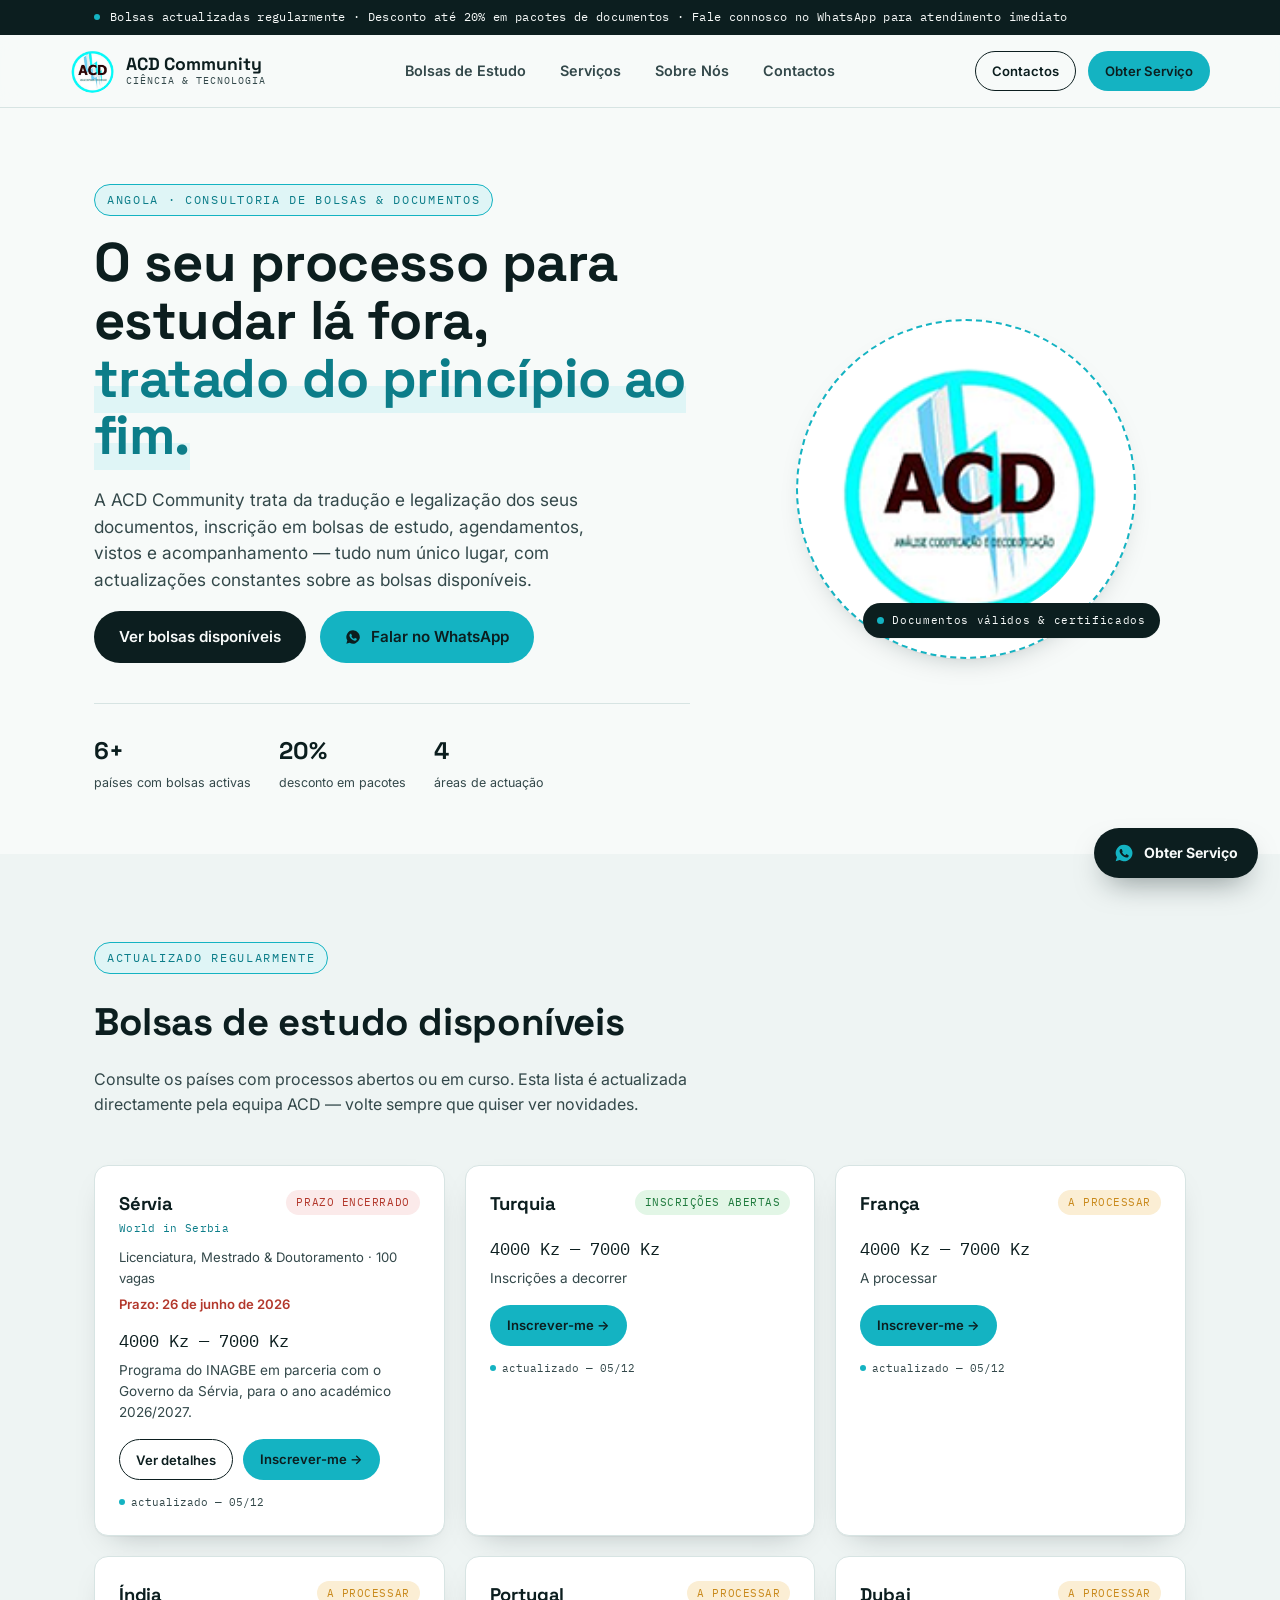
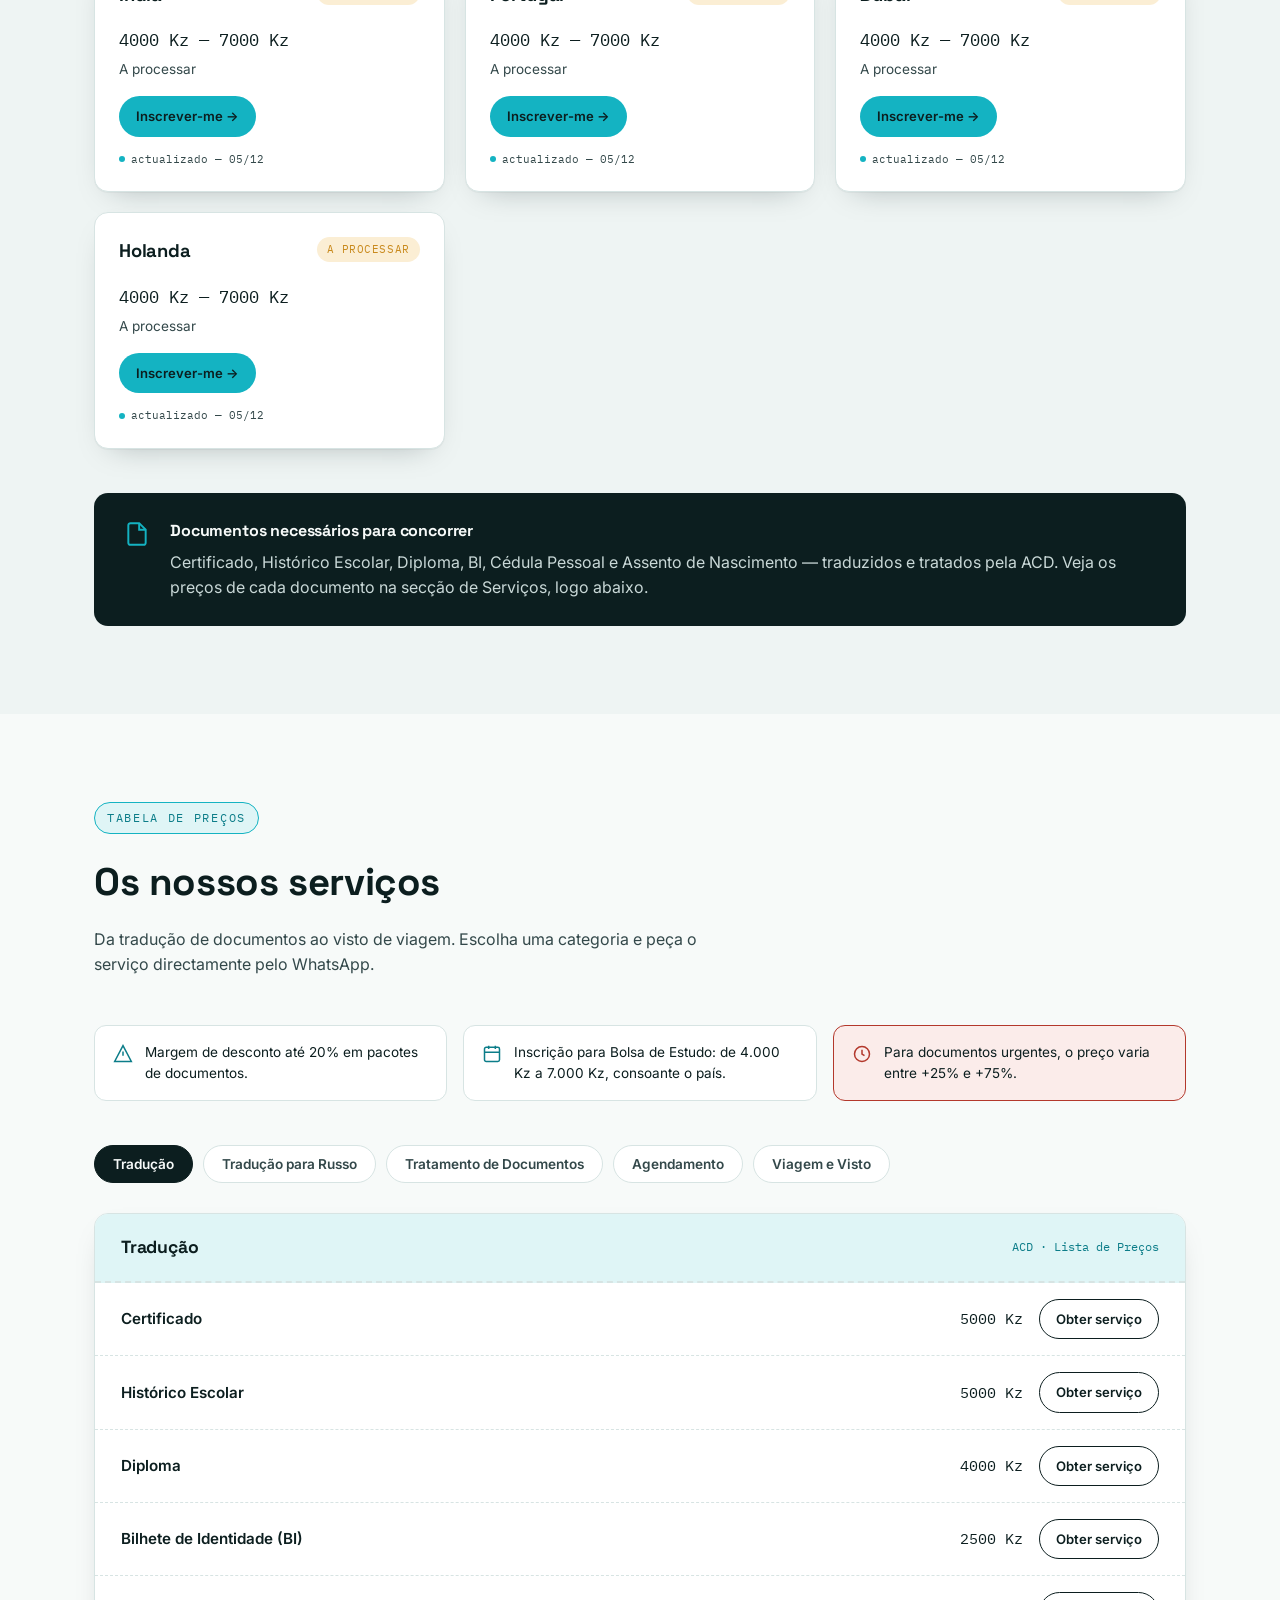
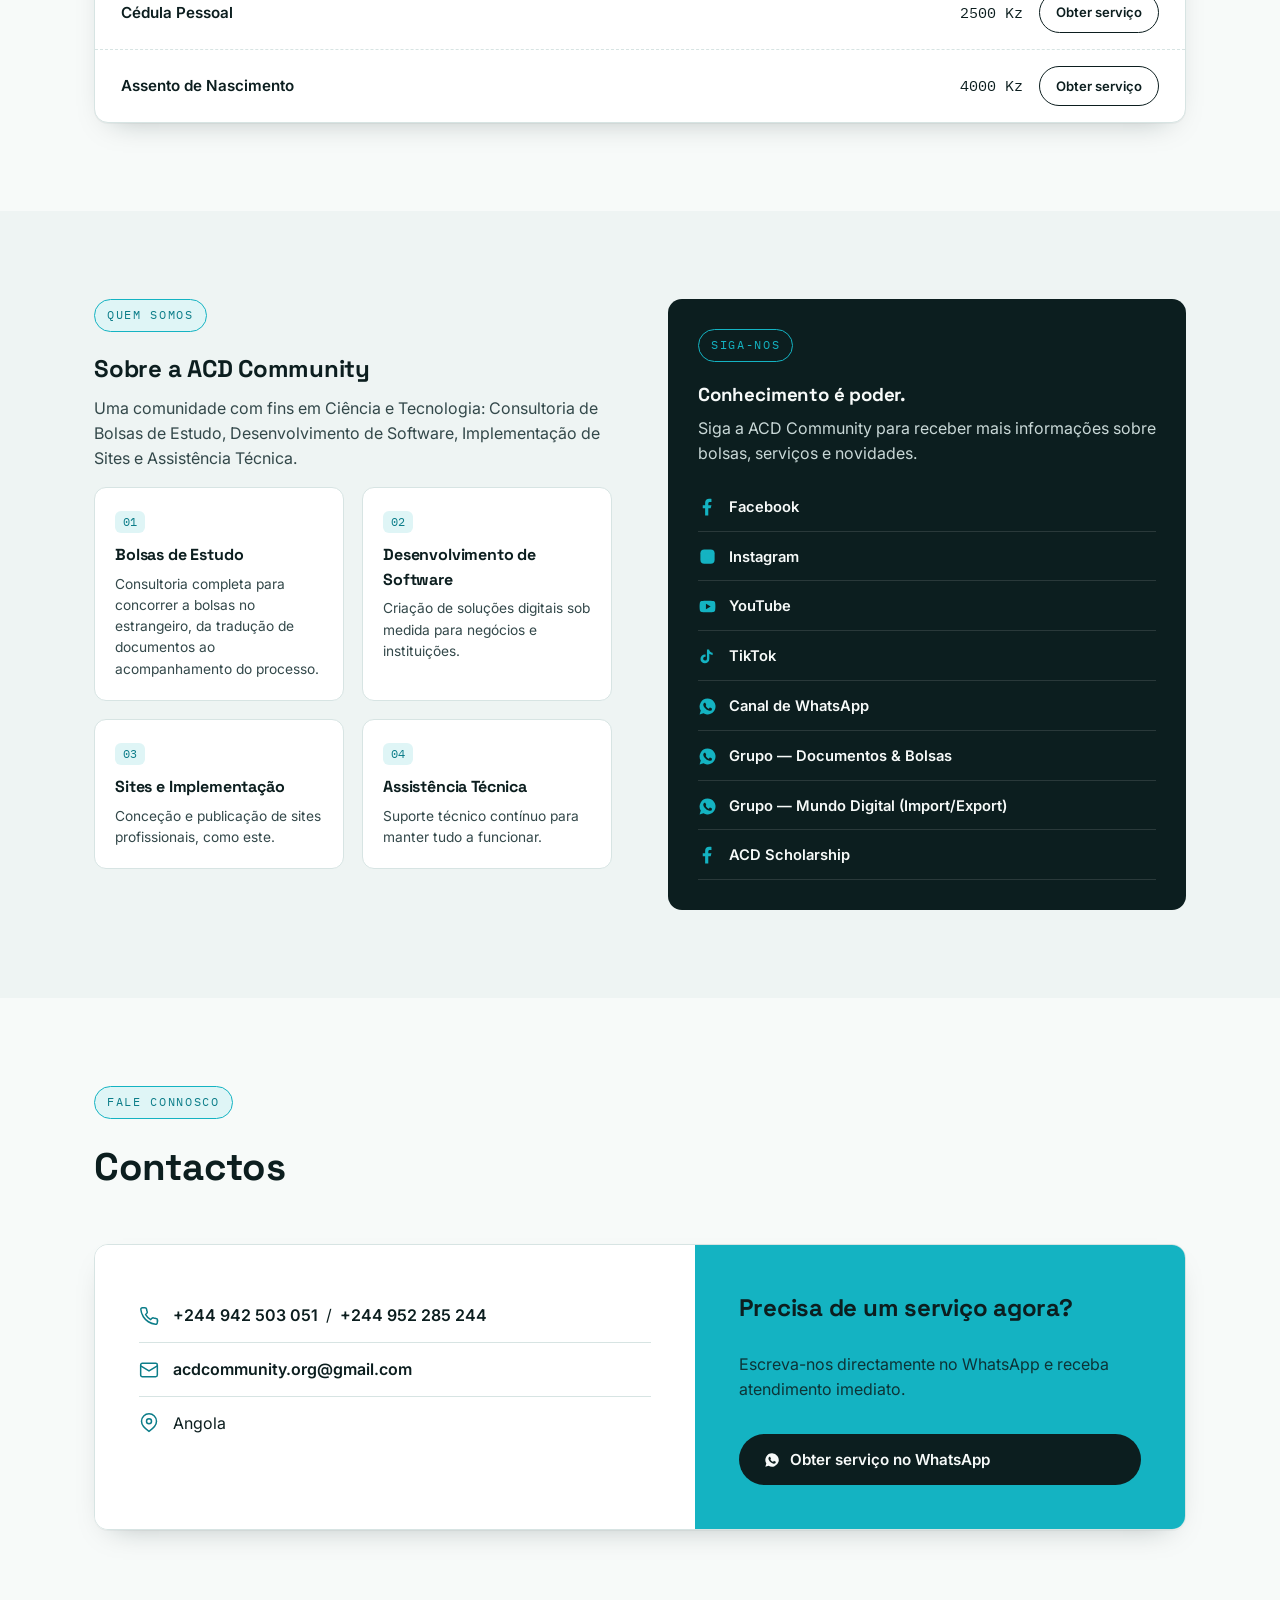
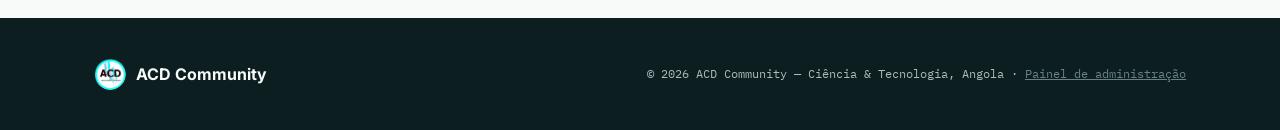
<file: index.html>
<!doctype html>
<html lang="pt-AO">
<head>
<meta charset="UTF-8">
<meta name="viewport" content="width=device-width, initial-scale=1">
<title>ACD Community — Bolsas de Estudo, Documentos e Tecnologia</title>
<meta name="description" content="ACD Community: consultoria de bolsas de estudo, tradução e tratamento de documentos, agendamentos, vistos e desenvolvimento de software em Angola.">

<!-- Open Graph / partilha em redes sociais -->
<meta property="og:type" content="website">
<meta property="og:title" content="ACD Community — Bolsas de Estudo, Documentos e Tecnologia">
<meta property="og:description" content="Consultoria de bolsas de estudo, tradução e tratamento de documentos, agendamentos, vistos e desenvolvimento de software em Angola.">
<meta property="og:image" content="assets/logo.png">
<meta property="og:locale" content="pt_AO">
<meta name="twitter:card" content="summary">

<link rel="icon" href="assets/logo.png">
<link rel="preconnect" href="https://fonts.googleapis.com">
<link rel="preconnect" href="https://fonts.gstatic.com" crossorigin>
<link href="https://fonts.googleapis.com/css2?family=Space+Grotesk:wght@500;700&family=Inter:wght@400;500;600;700&family=IBM+Plex+Mono:wght@400;500&display=swap" rel="stylesheet">
<link rel="stylesheet" href="CSS/style.css">
</head>
<body>

<!-- Faixa de aviso -->
<div class="topbar">
  <div class="container">
    <span class="dot"></span>
    <span class="msg">Bolsas actualizadas regularmente · Desconto até 20% em pacotes de documentos · Fale connosco no WhatsApp para atendimento imediato</span>
  </div>
</div>

<!-- Cabeçalho -->
<header class="site">
  <nav class="nav container">
    <a class="brand" href="#inicio">
      <img src="assets/logo.png" alt="Logótipo ACD Community">
      <span class="word">ACD Community<small>CIÊNCIA &amp; TECNOLOGIA</small></span>
    </a>
    <ul class="nav-links" id="nav-links">
      <li><a href="#bolsas">Bolsas de Estudo</a></li>
      <li><a href="#servicos">Serviços</a></li>
      <li><a href="#sobre">Sobre Nós</a></li>
      <li><a href="#contactos">Contactos</a></li>
    </ul>
    <div class="nav-cta">
      <a class="btn btn-outline btn-sm" href="#contactos">Contactos</a>
      <a class="btn btn-whats btn-sm" data-whats-link href="#" target="_blank" rel="noopener">Obter Serviço</a>
      <button class="menu-toggle" id="menu-toggle" aria-label="Abrir menu">
        <svg viewBox="0 0 24 24" fill="none" stroke="currentColor" stroke-width="2"><path d="M3 6h18M3 12h18M3 18h18"/></svg>
      </button>
    </div>
  </nav>
</header>

<!-- Hero -->
<section class="hero" id="inicio">
  <div class="container">
    <div>
      <span class="eyebrow">Angola · Consultoria de Bolsas &amp; Documentos</span>
      <h1>O seu processo para estudar lá fora, <em>tratado do princípio ao fim.</em></h1>
      <p class="lead">A ACD Community trata da tradução e legalização dos seus documentos, inscrição em bolsas de estudo, agendamentos, vistos e acompanhamento — tudo num único lugar, com actualizações constantes sobre as bolsas disponíveis.</p>
      <div class="hero-ctas">
        <a class="btn btn-primary" href="#bolsas">Ver bolsas disponíveis</a>
        <a class="btn btn-whats" data-whats-link href="#" target="_blank" rel="noopener">
          <svg viewBox="0 0 24 24" fill="currentColor"><path d="M12 2a10 10 0 0 0-8.5 15.2L2 22l4.9-1.5A10 10 0 1 0 12 2zm5.6 14.2c-.2.6-1.3 1.2-1.8 1.2-.5.1-1 .1-3.3-.7-2.8-1.1-4.6-3.9-4.7-4.1-.1-.2-1.1-1.5-1.1-2.8 0-1.3.7-2 1-2.2.2-.3.5-.3.7-.3h.5c.2 0 .4 0 .6.5l.8 2c.1.2.1.4 0 .6l-.4.5c-.1.2-.3.3-.1.6.2.4.9 1.5 2 2.3 1.3 1 1.5 1 1.8.9.2 0 .4-.2.6-.5l.5-.7c.2-.3.4-.2.6-.1l1.7.9c.2.1.4.2.5.3.1.2.1.9-.1 1.6z"/></svg>
          Falar no WhatsApp
        </a>
      </div>
      <div class="hero-stats">
        <div><strong>6+</strong><span>países com bolsas activas</span></div>
        <div><strong>20%</strong><span>desconto em pacotes</span></div>
        <div><strong>4</strong><span>áreas de actuação</span></div>
      </div>
    </div>
    <div class="seal-wrap">
      <div class="seal"><img src="assets/logo.png" alt="Selo ACD Community"></div>
      <div class="seal-badge"><span class="dot"></span> Documentos válidos &amp; certificados</div>
    </div>
  </div>
</section>

<!-- Bolsas de Estudo -->
<section class="bolsas-bg" id="bolsas">
  <div class="container">
    <div class="section-head">
      <span class="eyebrow">Actualizado regularmente</span>
      <h2>Bolsas de estudo disponíveis</h2>
      <p>Consulte os países com processos abertos ou em curso. Esta lista é actualizada directamente pela equipa ACD — volte sempre que quiser ver novidades.</p>
    </div>
    <div class="bolsas-grid" id="bolsas-grid"><!-- gerado por js/main.js a partir de js/data.js --></div>

    <div class="docs-note reveal">
      <svg viewBox="0 0 24 24" fill="none" stroke="currentColor" stroke-width="1.8"><path d="M14 2H6a2 2 0 0 0-2 2v16a2 2 0 0 0 2 2h12a2 2 0 0 0 2-2V8z"/><path d="M14 2v6h6"/></svg>
      <div>
        <h4>Documentos necessários para concorrer</h4>
        <p>Certificado, Histórico Escolar, Diploma, BI, Cédula Pessoal e Assento de Nascimento — traduzidos e tratados pela ACD. Veja os preços de cada documento na secção de Serviços, logo abaixo.</p>
      </div>
    </div>
  </div>
</section>

<!-- Serviços -->
<section id="servicos">
  <div class="container">
    <div class="section-head">
      <span class="eyebrow">Tabela de preços</span>
      <h2>Os nossos serviços</h2>
      <p>Da tradução de documentos ao visto de viagem. Escolha uma categoria e peça o serviço directamente pelo WhatsApp.</p>
    </div>

    <div class="avisos-row">
      <div class="aviso">
        <svg viewBox="0 0 24 24" fill="none" stroke="currentColor" stroke-width="1.8"><path d="M12 2 2 21h20z"/><path d="M12 9v5M12 17h.01"/></svg>
        <span id="aviso-desconto"></span>
      </div>
      <div class="aviso">
        <svg viewBox="0 0 24 24" fill="none" stroke="currentColor" stroke-width="1.8"><rect x="3" y="4" width="18" height="17" rx="2"/><path d="M8 2v4M16 2v4M3 10h18"/></svg>
        <span id="aviso-inscricao"></span>
      </div>
      <div class="aviso urgente">
        <svg viewBox="0 0 24 24" fill="none" stroke="currentColor" stroke-width="1.8"><circle cx="12" cy="12" r="9"/><path d="M12 7v5l3 2"/></svg>
        <span id="aviso-urgencia"></span>
      </div>
    </div>

    <div class="servicos-tabs" id="servicos-tabs"></div>
    <div id="servicos-panel"></div>
  </div>
</section>

<!-- Sobre -->
<section class="bolsas-bg" id="sobre">
  <div class="container">
    <div class="sobre-grid">
      <div>
        <span class="eyebrow">Quem somos</span>
        <h2>Sobre a ACD Community</h2>
        <p id="sobre-texto"></p>
        <div class="pilares" id="pilares-grid"></div>
      </div>

      <div class="socials-card">
        <span class="eyebrow" style="background:transparent;border-color:var(--teal);color:var(--teal);">Siga-nos</span>
        <h3>Conhecimento é poder.</h3>
        <p style="color:#c9d8d7;">Siga a ACD Community para receber mais informações sobre bolsas, serviços e novidades.</p>
        <ul class="social-list" id="social-list"></ul>
      </div>
    </div>
  </div>
</section>

<!-- Contactos -->
<section id="contactos">
  <div class="container">
    <div class="section-head">
      <span class="eyebrow">Fale connosco</span>
      <h2>Contactos</h2>
    </div>

    <div class="contact-wrap">
      <div class="contact-info">
        <div class="contact-row">
          <svg viewBox="0 0 24 24" fill="none" stroke="currentColor" stroke-width="1.8"><path d="M22 16.9v3a2 2 0 0 1-2.2 2 19.8 19.8 0 0 1-8.6-3 19.5 19.5 0 0 1-6-6 19.8 19.8 0 0 1-3-8.7A2 2 0 0 1 4.1 2h3a2 2 0 0 1 2 1.7c.1 1 .3 2 .7 3a2 2 0 0 1-.4 2.1L8 10.3a16 16 0 0 0 6 6l1.5-1.5a2 2 0 0 1 2.1-.4c1 .3 2 .5 3 .7a2 2 0 0 1 1.7 2z"/></svg>
          <span id="contact-tels"></span>
        </div>
        <div class="contact-row">
          <svg viewBox="0 0 24 24" fill="none" stroke="currentColor" stroke-width="1.8"><rect x="2" y="4" width="20" height="16" rx="2"/><path d="m2 7 10 6 10-6"/></svg>
          <a id="contact-email" href="#"></a>
        </div>
        <div class="contact-row">
          <svg viewBox="0 0 24 24" fill="none" stroke="currentColor" stroke-width="1.8"><path d="M21 10c0 6-9 12-9 12s-9-6-9-12a9 9 0 0 1 18 0z"/><circle cx="12" cy="10" r="3"/></svg>
          <span>Angola</span>
        </div>
      </div>
      <div class="contact-cta">
        <h3>Precisa de um serviço agora?</h3>
        <p>Escreva-nos directamente no WhatsApp e receba atendimento imediato.</p>
        <a class="btn btn-primary" data-whats-direct href="#" target="_blank" rel="noopener">
          <svg viewBox="0 0 24 24" fill="currentColor"><path d="M12 2a10 10 0 0 0-8.5 15.2L2 22l4.9-1.5A10 10 0 1 0 12 2zm5.6 14.2c-.2.6-1.3 1.2-1.8 1.2-.5.1-1 .1-3.3-.7-2.8-1.1-4.6-3.9-4.7-4.1-.1-.2-1.1-1.5-1.1-2.8 0-1.3.7-2 1-2.2.2-.3.5-.3.7-.3h.5c.2 0 .4 0 .6.5l.8 2c.1.2.1.4 0 .6l-.4.5c-.1.2-.3.3-.1.6.2.4.9 1.5 2 2.3 1.3 1 1.5 1 1.8.9.2 0 .4-.2.6-.5l.5-.7c.2-.3.4-.2.6-.1l1.7.9c.2.1.4.2.5.3.1.2.1.9-.1 1.6z"/></svg>
          Obter serviço no WhatsApp
        </a>
      </div>
    </div>
  </div>
</section>

<a class="float-whats" data-whats-link href="#" target="_blank" rel="noopener">
  <svg viewBox="0 0 24 24" fill="currentColor"><path d="M12 2a10 10 0 0 0-8.5 15.2L2 22l4.9-1.5A10 10 0 1 0 12 2zm5.6 14.2c-.2.6-1.3 1.2-1.8 1.2-.5.1-1 .1-3.3-.7-2.8-1.1-4.6-3.9-4.7-4.1-.1-.2-1.1-1.5-1.1-2.8 0-1.3.7-2 1-2.2.2-.3.5-.3.7-.3h.5c.2 0 .4 0 .6.5l.8 2c.1.2.1.4 0 .6l-.4.5c-.1.2-.3.3-.1.6.2.4.9 1.5 2 2.3 1.3 1 1.5 1 1.8.9.2 0 .4-.2.6-.5l.5-.7c.2-.3.4-.2.6-.1l1.7.9c.2.1.4.2.5.3.1.2.1.9-.1 1.6z"/></svg>
  Obter Serviço
</a>

<!-- Modal de detalhes da bolsa -->
<div class="modal-overlay" id="bolsa-modal">
  <div class="modal-box">
    <button class="modal-close" data-close-modal aria-label="Fechar">
      <svg viewBox="0 0 24 24" fill="none" stroke="currentColor" stroke-width="2"><path d="M18 6 6 18M6 6l12 12"/></svg>
    </button>
    <div id="bolsa-modal-body"></div>
  </div>
</div>

<footer class="site">
  <div class="container">
    <div class="brand-f"><img src="assets/logo.png" alt="ACD Community"> ACD Community</div>
    <small>© <span id="year"></span> ACD Community — Ciência &amp; Tecnologia, Angola · <a href="admin.html" style="color:#6a8382;">Painel de administração</a></small>
  </div>
</footer>

<script src="js/data.js"></script>
<script src="js/main.js"></script>
</body>
</html>
</file>
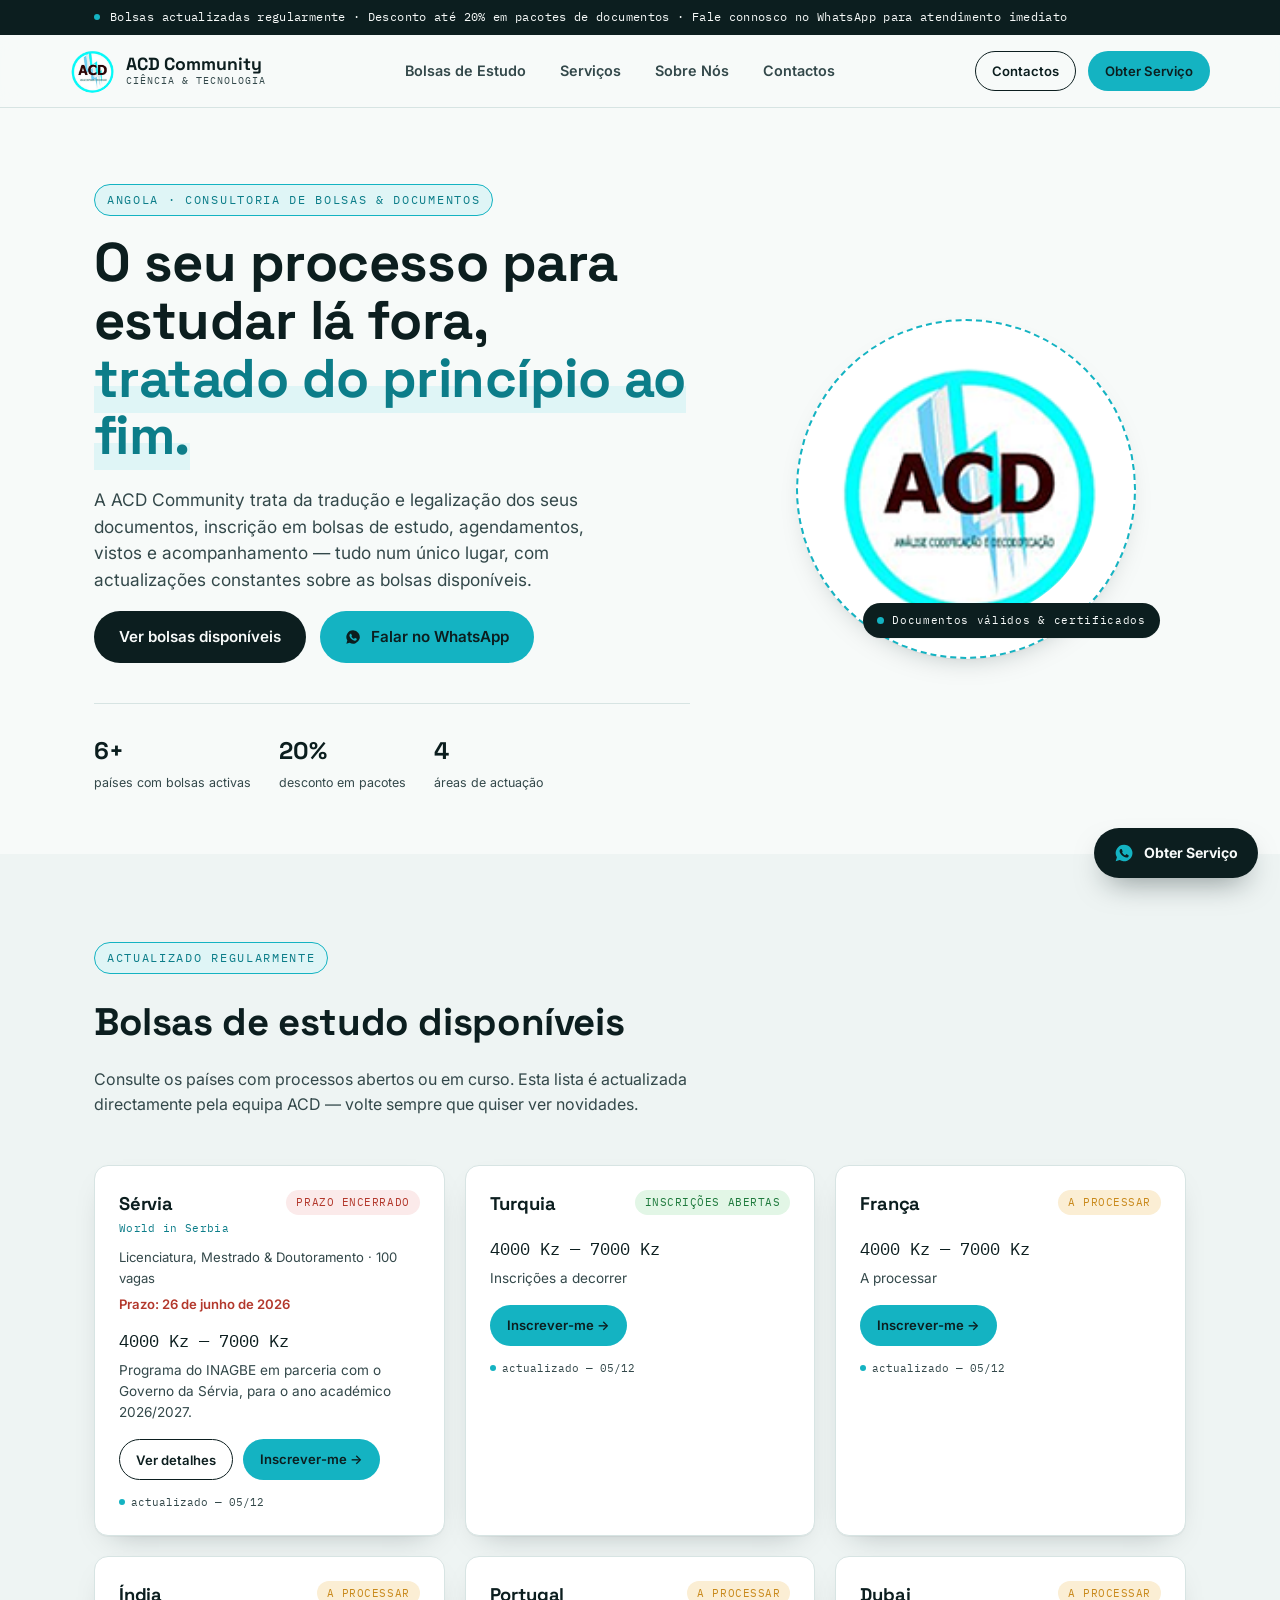
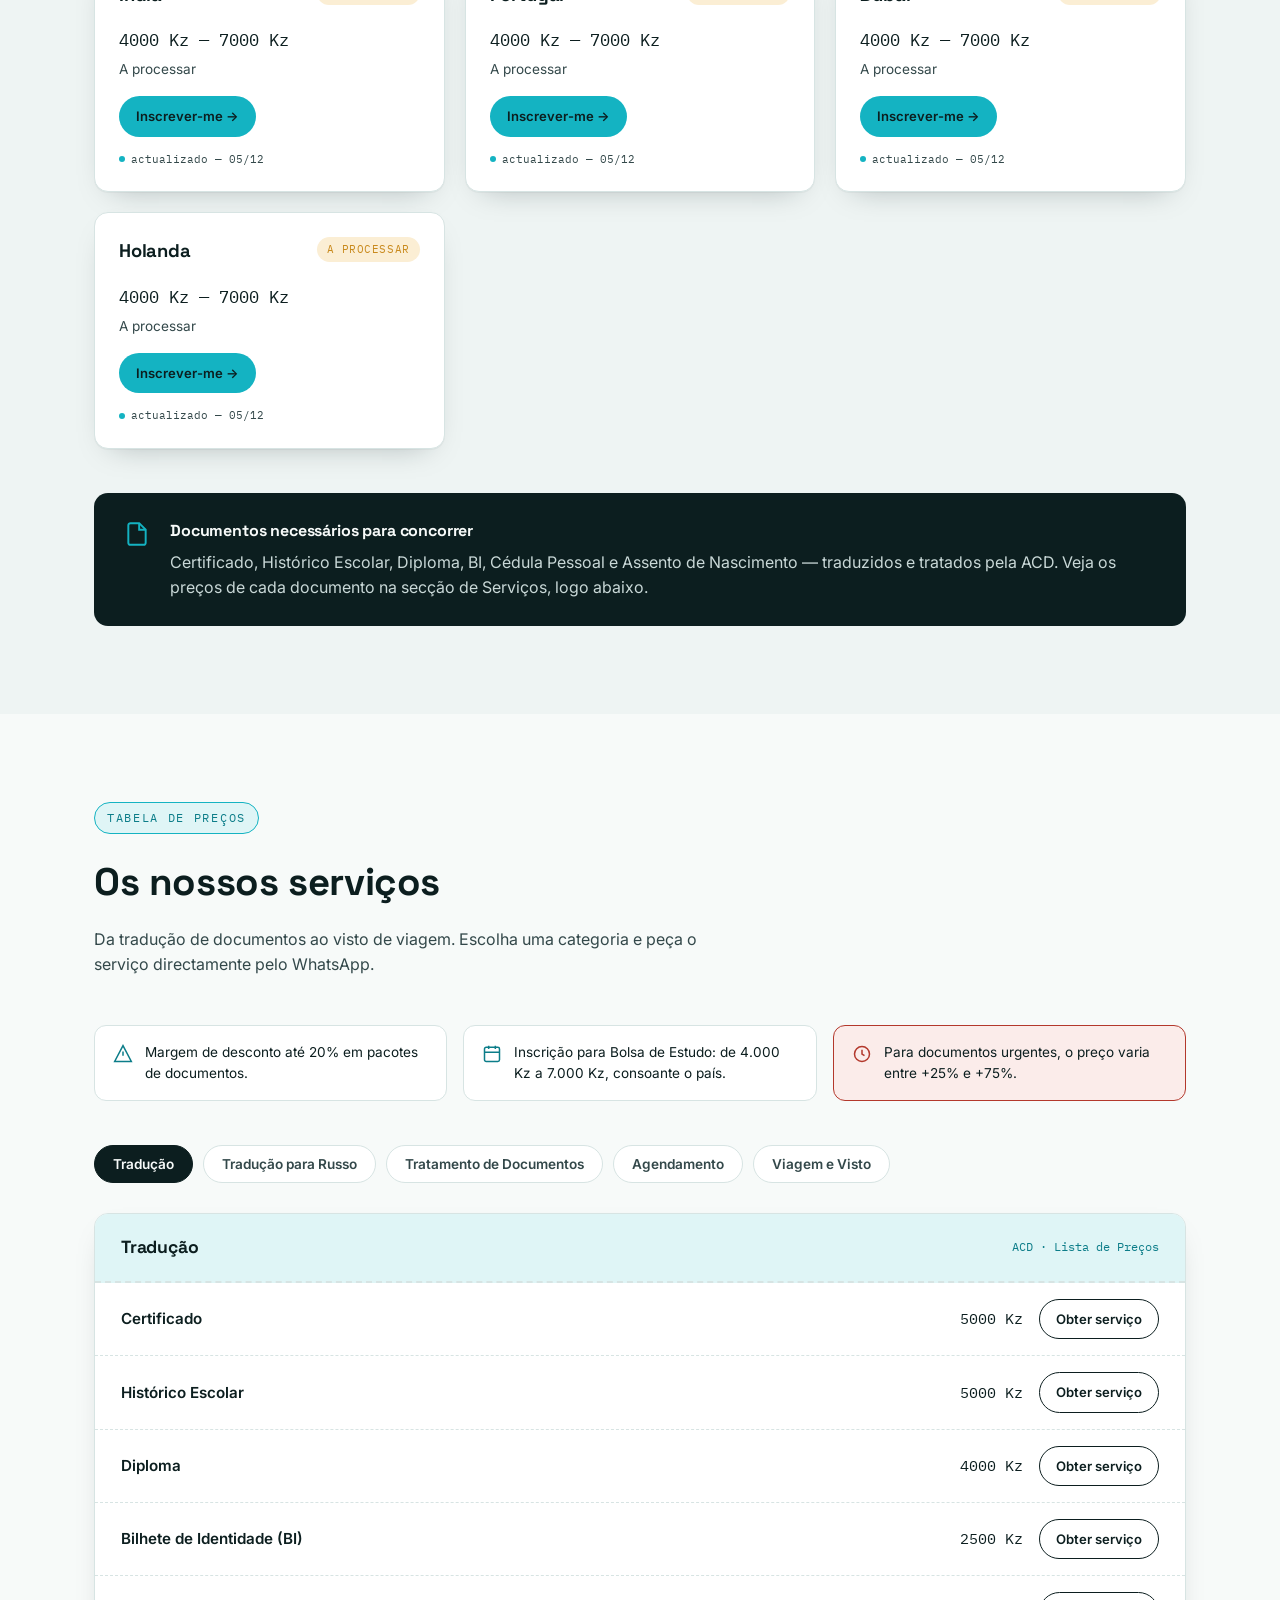
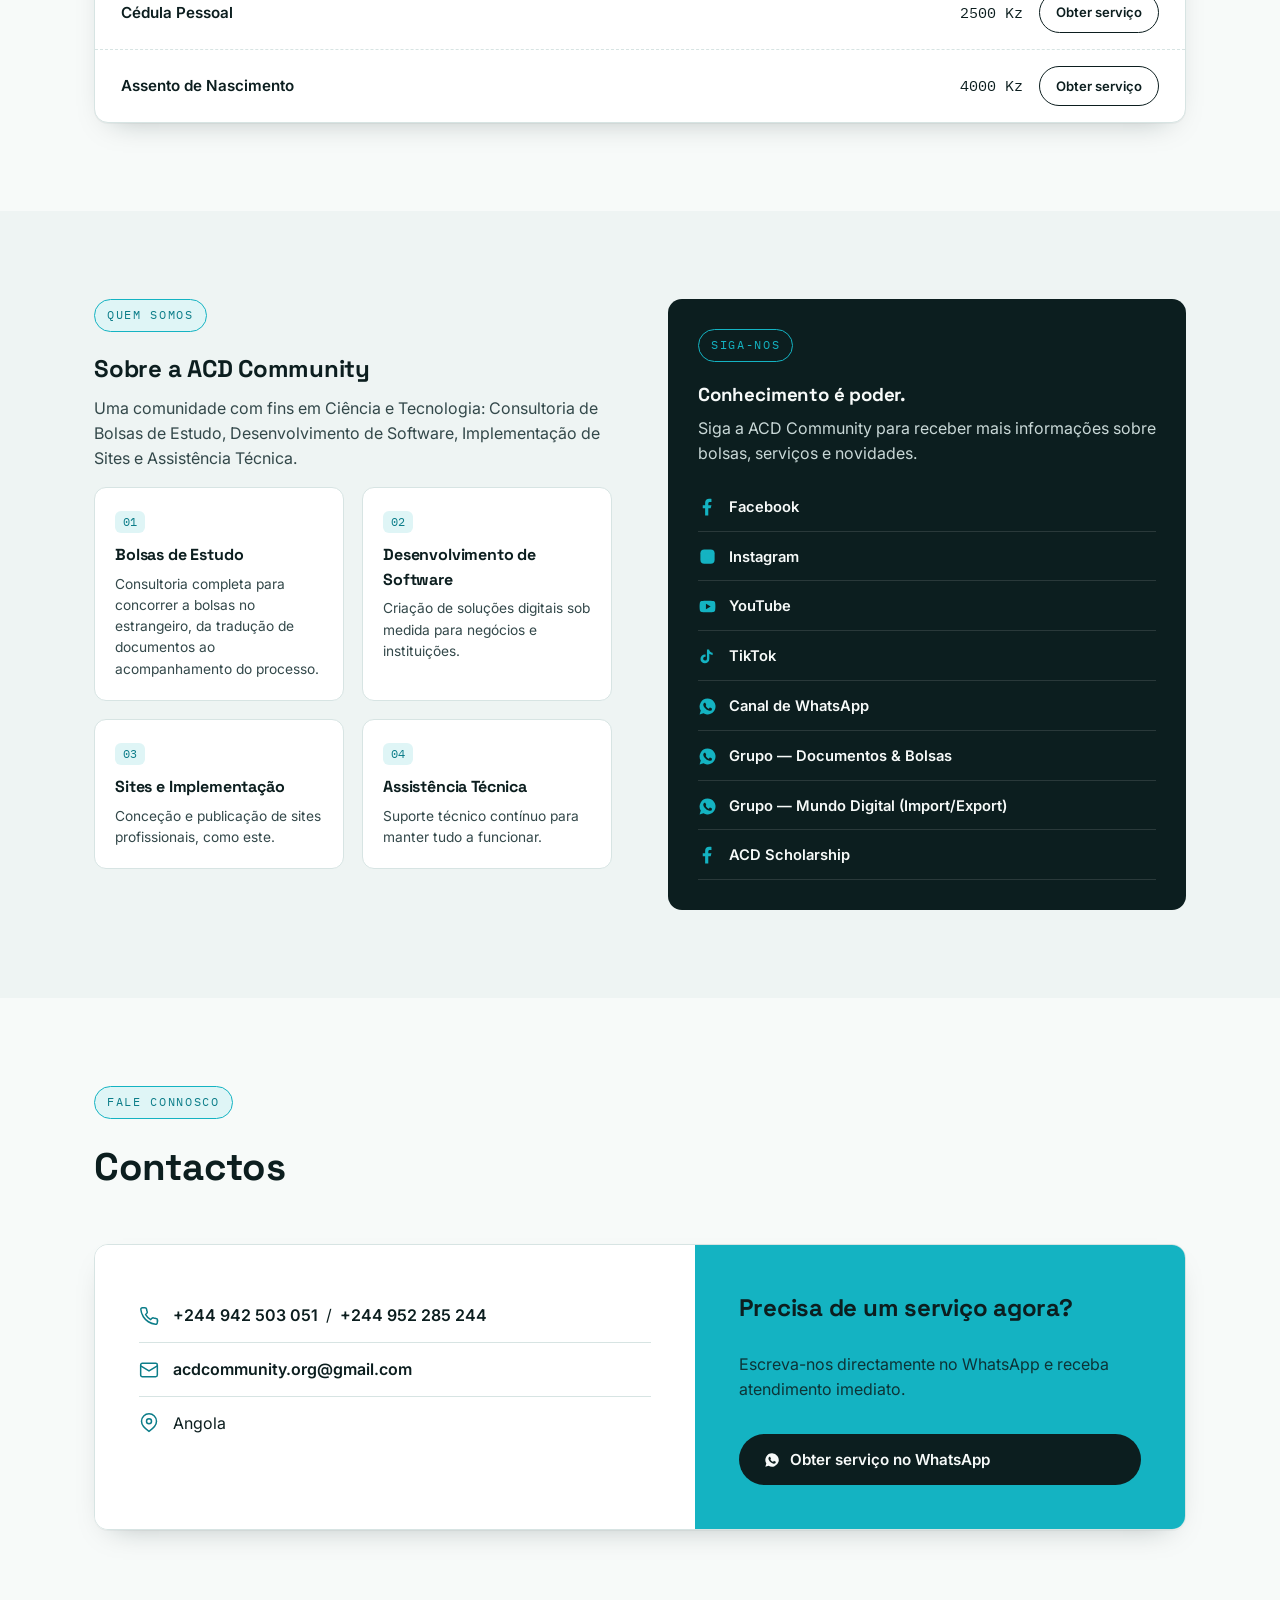
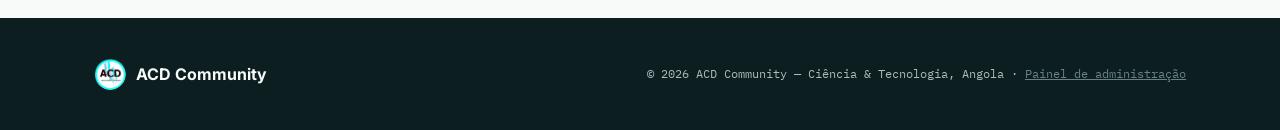
<file: acd-community-site/index.html>
<!doctype html>
<html lang="pt-AO">
<head>
<meta charset="UTF-8">
<meta name="viewport" content="width=device-width, initial-scale=1">
<title>ACD Community — Bolsas de Estudo, Documentos e Tecnologia</title>
<meta name="description" content="ACD Community: consultoria de bolsas de estudo, tradução e tratamento de documentos, agendamentos, vistos e desenvolvimento de software em Angola.">

<!-- Open Graph / partilha em redes sociais -->
<meta property="og:type" content="website">
<meta property="og:title" content="ACD Community — Bolsas de Estudo, Documentos e Tecnologia">
<meta property="og:description" content="Consultoria de bolsas de estudo, tradução e tratamento de documentos, agendamentos, vistos e desenvolvimento de software em Angola.">
<meta property="og:image" content="assets/logo.png">
<meta property="og:locale" content="pt_AO">
<meta name="twitter:card" content="summary">

<link rel="icon" href="assets/logo.png">
<link rel="preconnect" href="https://fonts.googleapis.com">
<link rel="preconnect" href="https://fonts.gstatic.com" crossorigin>
<link href="https://fonts.googleapis.com/css2?family=Space+Grotesk:wght@500;700&family=Inter:wght@400;500;600;700&family=IBM+Plex+Mono:wght@400;500&display=swap" rel="stylesheet">
<link rel="stylesheet" href="css/style.css">
</head>
<body>

<!-- Faixa de aviso -->
<div class="topbar">
  <div class="container">
    <span class="dot"></span>
    <span class="msg">Bolsas actualizadas regularmente · Desconto até 20% em pacotes de documentos · Fale connosco no WhatsApp para atendimento imediato</span>
  </div>
</div>

<!-- Cabeçalho -->
<header class="site">
  <nav class="nav container">
    <a class="brand" href="#inicio">
      <img src="assets/logo.png" alt="Logótipo ACD Community">
      <span class="word">ACD Community<small>CIÊNCIA &amp; TECNOLOGIA</small></span>
    </a>
    <ul class="nav-links" id="nav-links">
      <li><a href="#bolsas">Bolsas de Estudo</a></li>
      <li><a href="#servicos">Serviços</a></li>
      <li><a href="#sobre">Sobre Nós</a></li>
      <li><a href="#contactos">Contactos</a></li>
    </ul>
    <div class="nav-cta">
      <a class="btn btn-outline btn-sm" href="#contactos">Contactos</a>
      <a class="btn btn-whats btn-sm" data-whats-link href="#" target="_blank" rel="noopener">Obter Serviço</a>
      <button class="menu-toggle" id="menu-toggle" aria-label="Abrir menu">
        <svg viewBox="0 0 24 24" fill="none" stroke="currentColor" stroke-width="2"><path d="M3 6h18M3 12h18M3 18h18"/></svg>
      </button>
    </div>
  </nav>
</header>

<!-- Hero -->
<section class="hero" id="inicio">
  <div class="container">
    <div>
      <span class="eyebrow">Angola · Consultoria de Bolsas &amp; Documentos</span>
      <h1>O seu processo para estudar lá fora, <em>tratado do princípio ao fim.</em></h1>
      <p class="lead">A ACD Community trata da tradução e legalização dos seus documentos, inscrição em bolsas de estudo, agendamentos, vistos e acompanhamento — tudo num único lugar, com actualizações constantes sobre as bolsas disponíveis.</p>
      <div class="hero-ctas">
        <a class="btn btn-primary" href="#bolsas">Ver bolsas disponíveis</a>
        <a class="btn btn-whats" data-whats-link href="#" target="_blank" rel="noopener">
          <svg viewBox="0 0 24 24" fill="currentColor"><path d="M12 2a10 10 0 0 0-8.5 15.2L2 22l4.9-1.5A10 10 0 1 0 12 2zm5.6 14.2c-.2.6-1.3 1.2-1.8 1.2-.5.1-1 .1-3.3-.7-2.8-1.1-4.6-3.9-4.7-4.1-.1-.2-1.1-1.5-1.1-2.8 0-1.3.7-2 1-2.2.2-.3.5-.3.7-.3h.5c.2 0 .4 0 .6.5l.8 2c.1.2.1.4 0 .6l-.4.5c-.1.2-.3.3-.1.6.2.4.9 1.5 2 2.3 1.3 1 1.5 1 1.8.9.2 0 .4-.2.6-.5l.5-.7c.2-.3.4-.2.6-.1l1.7.9c.2.1.4.2.5.3.1.2.1.9-.1 1.6z"/></svg>
          Falar no WhatsApp
        </a>
      </div>
      <div class="hero-stats">
        <div><strong>6+</strong><span>países com bolsas activas</span></div>
        <div><strong>20%</strong><span>desconto em pacotes</span></div>
        <div><strong>4</strong><span>áreas de actuação</span></div>
      </div>
    </div>
    <div class="seal-wrap">
      <div class="seal"><img src="assets/logo.png" alt="Selo ACD Community"></div>
      <div class="seal-badge"><span class="dot"></span> Documentos válidos &amp; certificados</div>
    </div>
  </div>
</section>

<!-- Bolsas de Estudo -->
<section class="bolsas-bg" id="bolsas">
  <div class="container">
    <div class="section-head">
      <span class="eyebrow">Actualizado regularmente</span>
      <h2>Bolsas de estudo disponíveis</h2>
      <p>Consulte os países com processos abertos ou em curso. Esta lista é actualizada directamente pela equipa ACD — volte sempre que quiser ver novidades.</p>
    </div>
    <div class="bolsas-grid" id="bolsas-grid"><!-- gerado por js/main.js a partir de js/data.js --></div>

    <div class="docs-note reveal">
      <svg viewBox="0 0 24 24" fill="none" stroke="currentColor" stroke-width="1.8"><path d="M14 2H6a2 2 0 0 0-2 2v16a2 2 0 0 0 2 2h12a2 2 0 0 0 2-2V8z"/><path d="M14 2v6h6"/></svg>
      <div>
        <h4>Documentos necessários para concorrer</h4>
        <p>Certificado, Histórico Escolar, Diploma, BI, Cédula Pessoal e Assento de Nascimento — traduzidos e tratados pela ACD. Veja os preços de cada documento na secção de Serviços, logo abaixo.</p>
      </div>
    </div>
  </div>
</section>

<!-- Serviços -->
<section id="servicos">
  <div class="container">
    <div class="section-head">
      <span class="eyebrow">Tabela de preços</span>
      <h2>Os nossos serviços</h2>
      <p>Da tradução de documentos ao visto de viagem. Escolha uma categoria e peça o serviço directamente pelo WhatsApp.</p>
    </div>

    <div class="avisos-row">
      <div class="aviso">
        <svg viewBox="0 0 24 24" fill="none" stroke="currentColor" stroke-width="1.8"><path d="M12 2 2 21h20z"/><path d="M12 9v5M12 17h.01"/></svg>
        <span id="aviso-desconto"></span>
      </div>
      <div class="aviso">
        <svg viewBox="0 0 24 24" fill="none" stroke="currentColor" stroke-width="1.8"><rect x="3" y="4" width="18" height="17" rx="2"/><path d="M8 2v4M16 2v4M3 10h18"/></svg>
        <span id="aviso-inscricao"></span>
      </div>
      <div class="aviso urgente">
        <svg viewBox="0 0 24 24" fill="none" stroke="currentColor" stroke-width="1.8"><circle cx="12" cy="12" r="9"/><path d="M12 7v5l3 2"/></svg>
        <span id="aviso-urgencia"></span>
      </div>
    </div>

    <div class="servicos-tabs" id="servicos-tabs"></div>
    <div id="servicos-panel"></div>
  </div>
</section>

<!-- Sobre -->
<section class="bolsas-bg" id="sobre">
  <div class="container">
    <div class="sobre-grid">
      <div>
        <span class="eyebrow">Quem somos</span>
        <h2>Sobre a ACD Community</h2>
        <p id="sobre-texto"></p>
        <div class="pilares" id="pilares-grid"></div>
      </div>

      <div class="socials-card">
        <span class="eyebrow" style="background:transparent;border-color:var(--teal);color:var(--teal);">Siga-nos</span>
        <h3>Conhecimento é poder.</h3>
        <p style="color:#c9d8d7;">Siga a ACD Community para receber mais informações sobre bolsas, serviços e novidades.</p>
        <ul class="social-list" id="social-list"></ul>
      </div>
    </div>
  </div>
</section>

<!-- Contactos -->
<section id="contactos">
  <div class="container">
    <div class="section-head">
      <span class="eyebrow">Fale connosco</span>
      <h2>Contactos</h2>
    </div>

    <div class="contact-wrap">
      <div class="contact-info">
        <div class="contact-row">
          <svg viewBox="0 0 24 24" fill="none" stroke="currentColor" stroke-width="1.8"><path d="M22 16.9v3a2 2 0 0 1-2.2 2 19.8 19.8 0 0 1-8.6-3 19.5 19.5 0 0 1-6-6 19.8 19.8 0 0 1-3-8.7A2 2 0 0 1 4.1 2h3a2 2 0 0 1 2 1.7c.1 1 .3 2 .7 3a2 2 0 0 1-.4 2.1L8 10.3a16 16 0 0 0 6 6l1.5-1.5a2 2 0 0 1 2.1-.4c1 .3 2 .5 3 .7a2 2 0 0 1 1.7 2z"/></svg>
          <span id="contact-tels"></span>
        </div>
        <div class="contact-row">
          <svg viewBox="0 0 24 24" fill="none" stroke="currentColor" stroke-width="1.8"><rect x="2" y="4" width="20" height="16" rx="2"/><path d="m2 7 10 6 10-6"/></svg>
          <a id="contact-email" href="#"></a>
        </div>
        <div class="contact-row">
          <svg viewBox="0 0 24 24" fill="none" stroke="currentColor" stroke-width="1.8"><path d="M21 10c0 6-9 12-9 12s-9-6-9-12a9 9 0 0 1 18 0z"/><circle cx="12" cy="10" r="3"/></svg>
          <span>Angola</span>
        </div>
      </div>
      <div class="contact-cta">
        <h3>Precisa de um serviço agora?</h3>
        <p>Escreva-nos directamente no WhatsApp e receba atendimento imediato.</p>
        <a class="btn btn-primary" data-whats-direct href="#" target="_blank" rel="noopener">
          <svg viewBox="0 0 24 24" fill="currentColor"><path d="M12 2a10 10 0 0 0-8.5 15.2L2 22l4.9-1.5A10 10 0 1 0 12 2zm5.6 14.2c-.2.6-1.3 1.2-1.8 1.2-.5.1-1 .1-3.3-.7-2.8-1.1-4.6-3.9-4.7-4.1-.1-.2-1.1-1.5-1.1-2.8 0-1.3.7-2 1-2.2.2-.3.5-.3.7-.3h.5c.2 0 .4 0 .6.5l.8 2c.1.2.1.4 0 .6l-.4.5c-.1.2-.3.3-.1.6.2.4.9 1.5 2 2.3 1.3 1 1.5 1 1.8.9.2 0 .4-.2.6-.5l.5-.7c.2-.3.4-.2.6-.1l1.7.9c.2.1.4.2.5.3.1.2.1.9-.1 1.6z"/></svg>
          Obter serviço no WhatsApp
        </a>
      </div>
    </div>
  </div>
</section>

<a class="float-whats" data-whats-link href="#" target="_blank" rel="noopener">
  <svg viewBox="0 0 24 24" fill="currentColor"><path d="M12 2a10 10 0 0 0-8.5 15.2L2 22l4.9-1.5A10 10 0 1 0 12 2zm5.6 14.2c-.2.6-1.3 1.2-1.8 1.2-.5.1-1 .1-3.3-.7-2.8-1.1-4.6-3.9-4.7-4.1-.1-.2-1.1-1.5-1.1-2.8 0-1.3.7-2 1-2.2.2-.3.5-.3.7-.3h.5c.2 0 .4 0 .6.5l.8 2c.1.2.1.4 0 .6l-.4.5c-.1.2-.3.3-.1.6.2.4.9 1.5 2 2.3 1.3 1 1.5 1 1.8.9.2 0 .4-.2.6-.5l.5-.7c.2-.3.4-.2.6-.1l1.7.9c.2.1.4.2.5.3.1.2.1.9-.1 1.6z"/></svg>
  Obter Serviço
</a>

<!-- Modal de detalhes da bolsa -->
<div class="modal-overlay" id="bolsa-modal">
  <div class="modal-box">
    <button class="modal-close" data-close-modal aria-label="Fechar">
      <svg viewBox="0 0 24 24" fill="none" stroke="currentColor" stroke-width="2"><path d="M18 6 6 18M6 6l12 12"/></svg>
    </button>
    <div id="bolsa-modal-body"></div>
  </div>
</div>

<footer class="site">
  <div class="container">
    <div class="brand-f"><img src="assets/logo.png" alt="ACD Community"> ACD Community</div>
    <small>© <span id="year"></span> ACD Community — Ciência &amp; Tecnologia, Angola · <a href="admin.html" style="color:#6a8382;">Painel de administração</a></small>
  </div>
</footer>

<script src="js/data.js"></script>
<script src="js/main.js"></script>
</body>
</html>
</file>
<file: CSS/style.css>
/* ==========================================================================
   ACD COMMUNITY — ESTILOS
   Conceito: "processo / dossiê oficial" — cartões-documento, selo circular
   (o logótipo é literalmente um selo/carimbo), margens perfuradas nos
   preços, como uma via de recibo. Paleta tirada do logótipo: ciano/teal,
   preto quase-tinta, papel quase-branco, com tinta vermelha de carimbo
   usada só em avisos/urgência. 
   ========================================================================== */

:root{
  --ink:        #0c1e1f;
  --ink-soft:   #33484a;
  --paper:      #f7faf9;
  --paper-dim:  #eef4f3;
  --card:       #ffffff;
  --teal:       #14b3c2;
  --teal-deep:  #0c7d89;
  --teal-pale:  #dff5f6;
  --stamp-red:  #b3382c;
  --line:       #d7e4e3;
  --amber:      #c98a1d;

  --font-display: "Space Grotesk", "Archivo Black", sans-serif;
  --font-body:    "Inter", "Segoe UI", sans-serif;
  --font-mono:    "IBM Plex Mono", "Courier New", monospace;

  --radius: 14px;
  --shadow-doc: 0 1px 0 rgba(12,30,31,.04), 0 12px 30px -18px rgba(12,30,31,.35);
}

*{ box-sizing:border-box; }
html{ scroll-behavior:smooth; }
body{
  margin:0;
  background:var(--paper);
  color:var(--ink);
  font-family:var(--font-body);
  line-height:1.55;
  -webkit-font-smoothing:antialiased;
}
img{ max-width:100%; display:block; }
a{ color:inherit; }
h1,h2,h3,h4{
  font-family:var(--font-display);
  margin:0 0 .4em;
  letter-spacing:-.01em;
  color:var(--ink);
}
p{ margin:0 0 1em; color:var(--ink-soft); }
.container{
  max-width:1140px;
  margin:0 auto;
  padding:0 24px;
}
section{ padding:88px 0; }
.eyebrow{
  display:inline-flex;
  align-items:center;
  gap:8px;
  font-family:var(--font-mono);
  font-size:.75rem;
  letter-spacing:.14em;
  text-transform:uppercase;
  color:var(--teal-deep);
  background:var(--teal-pale);
  border:1px solid var(--teal);
  padding:6px 12px;
  border-radius:999px;
  margin-bottom:18px;
}
.section-head{
  max-width:640px;
  margin-bottom:48px;
}
.section-head h2{ font-size:clamp(1.7rem,3vw,2.4rem); }
:focus-visible{ outline:3px solid var(--teal-deep); outline-offset:2px; }
@media (prefers-reduced-motion: reduce){
  *{ animation:none !important; transition:none !important; }
}

/* ---------- botões ---------- */
.btn{
  display:inline-flex;
  align-items:center;
  gap:10px;
  font-family:var(--font-body);
  font-weight:600;
  font-size:.95rem;
  padding:13px 24px;
  border-radius:999px;
  border:1.5px solid transparent;
  cursor:pointer;
  text-decoration:none;
  transition:transform .15s ease, box-shadow .15s ease, background .15s ease;
}
.btn:hover{ transform:translateY(-2px); }
.btn-primary{
  background:var(--ink);
  color:var(--paper);
}
.btn-primary:hover{ background:var(--teal-deep); }
.btn-outline{
  background:transparent;
  border-color:var(--ink);
  color:var(--ink);
}
.btn-outline:hover{ background:var(--ink); color:var(--paper); }
.btn-whats{
  background:var(--teal);
  color:var(--ink);
}
.btn-whats:hover{ background:var(--teal-deep); color:#fff; }
.btn-sm{ padding:9px 16px; font-size:.82rem; }
.btn svg{ width:16px; height:16px; flex:none; }

/* ---------- topbar / faixa de aviso ---------- */
.topbar{
  background:var(--ink);
  color:var(--paper);
  font-family:var(--font-mono);
  font-size:.76rem;
  letter-spacing:.03em;
  padding:8px 0;
  overflow:hidden;
  white-space:nowrap;
}
.topbar .container{ display:flex; align-items:center; gap:10px; }
.topbar .dot{ width:6px; height:6px; border-radius:50%; background:var(--teal); flex:none; }
.topbar span.msg{ overflow:hidden; text-overflow:ellipsis; }

/* ---------- header ---------- */
header.site{
  position:sticky; top:0; z-index:40;
  background:rgba(247,250,249,.9);
  backdrop-filter:blur(10px);
  border-bottom:1px solid var(--line);
}
.nav{
  display:flex; align-items:center; justify-content:space-between;
  padding:14px 0;
}
.brand{ display:flex; align-items:center; gap:12px; text-decoration:none; }
.brand img{ width:44px; height:44px; border-radius:50%; }
.brand .word{ font-family:var(--font-display); font-weight:700; font-size:1.1rem; line-height:1; }
.brand .word small{
  display:block; font-family:var(--font-mono); font-weight:400;
  font-size:.62rem; letter-spacing:.1em; color:var(--ink-soft); margin-top:3px;
}
.nav-links{ display:flex; align-items:center; gap:30px; list-style:none; margin:0; padding:0; }
.nav-links a{
  text-decoration:none; font-weight:600; font-size:.9rem; color:var(--ink-soft);
  padding:6px 2px; border-bottom:2px solid transparent;
}
.nav-links a:hover{ color:var(--ink); border-color:var(--teal); }
.nav-cta{ display:flex; align-items:center; gap:12px; }
.menu-toggle{
  display:none; background:none; border:1.5px solid var(--ink); border-radius:10px;
  width:42px; height:42px; align-items:center; justify-content:center; cursor:pointer;
}
.menu-toggle svg{ width:20px; height:20px; }

@media (max-width: 880px){
  .nav-links{
    position:absolute; top:100%; left:0; right:0;
    background:var(--card); flex-direction:column; align-items:flex-start;
    padding:20px 24px; gap:16px; border-bottom:1px solid var(--line);
    display:none;
  }
  .nav-links.open{ display:flex; }
  .menu-toggle{ display:flex; }
  .nav-cta .btn-outline{ display:none; }
}

/* ---------- hero ---------- */
.hero{ padding:76px 0 60px; position:relative; overflow:hidden; }
.hero .container{
  display:grid; grid-template-columns:1.15fr .85fr; gap:56px; align-items:center;
}
.hero h1{ font-size:clamp(2.2rem,4.4vw,3.4rem); line-height:1.06; }
.hero h1 em{
  font-style:normal; color:var(--teal-deep);
  background:linear-gradient(transparent 62%, var(--teal-pale) 0);
}
.hero .lead{ font-size:1.08rem; max-width:46ch; }
.hero-ctas{ display:flex; gap:14px; flex-wrap:wrap; margin-top:8px; }
.hero-stats{
  display:flex; gap:28px; margin-top:40px; padding-top:28px; border-top:1px solid var(--line);
}
.hero-stats div strong{ display:block; font-family:var(--font-display); font-size:1.5rem; }
.hero-stats div span{ font-size:.78rem; color:var(--ink-soft); }

.seal-wrap{ position:relative; display:flex; align-items:center; justify-content:center; }
.seal{
  width:100%; max-width:340px; aspect-ratio:1; border-radius:50%;
  background:var(--card);
  border:2px dashed var(--teal);
  display:flex; align-items:center; justify-content:center;
  box-shadow:var(--shadow-doc);
  animation:spin 34s linear infinite;
}
.seal img{ width:78%; animation:spin-rev 34s linear infinite; border-radius:50%; }
@keyframes spin{ to{ transform:rotate(360deg); } }
@keyframes spin-rev{ to{ transform:rotate(-360deg); } }
.seal-badge{
  position:absolute; bottom:6%; right:6%;
  background:var(--ink); color:var(--paper);
  font-family:var(--font-mono); font-size:.7rem; letter-spacing:.06em;
  padding:9px 14px; border-radius:999px; display:flex; align-items:center; gap:8px;
  box-shadow:var(--shadow-doc);
}
.seal-badge .dot{ width:7px; height:7px; border-radius:50%; background:var(--teal); }

@media (max-width: 900px){
  .hero .container{ grid-template-columns:1fr; }
  .seal-wrap{ order:-1; }
  .seal{ max-width:220px; }
}

/* ---------- perforation divider (recibo) ---------- */
.perf{
  height:0; border-top:2px dashed var(--line); position:relative; margin:0 -4px;
}

/* ---------- Bolsas ---------- */
.bolsas-bg{ background:var(--paper-dim); }
.bolsas-grid{
  display:grid; grid-template-columns:repeat(auto-fill,minmax(260px,1fr)); gap:20px;
}
.bolsa-card{
  background:var(--card); border:1px solid var(--line); border-radius:var(--radius);
  padding:24px; position:relative; box-shadow:var(--shadow-doc);
}
.bolsa-card .top{ display:flex; align-items:flex-start; justify-content:space-between; gap:10px; }
.bolsa-card h3{ font-size:1.15rem; margin-bottom:4px; }
.status-pill{
  font-family:var(--font-mono); font-size:.68rem; letter-spacing:.05em;
  padding:4px 10px; border-radius:999px; white-space:nowrap; text-transform:uppercase;
}
.status-aberta{ background:#e2f6e6; color:#1f7a3d; }
.status-processando{ background:#fbeed4; color:var(--amber); }
.status-brevemente{ background:var(--paper-dim); color:var(--ink-soft); border:1px solid var(--line); }
.bolsa-card .top h3{ display:flex; flex-direction:column; gap:2px; }
.bolsa-card .top h3 small.programa{
  font-family:var(--font-mono); font-size:.68rem; font-weight:400; letter-spacing:.03em;
  color:var(--teal-deep); text-transform:none;
}
.bolsa-card .meta-row{ font-size:.82rem; color:var(--ink-soft); margin-top:6px; }
.bolsa-card .meta-row.prazo{ color:var(--stamp-red); font-weight:600; }
.bolsa-card .preco{
  font-family:var(--font-mono); font-size:1.05rem; margin:14px 0 6px; color:var(--ink);
}
.bolsa-card .nota{ font-size:.85rem; color:var(--ink-soft); margin-bottom:16px; }
.status-encerrada{ background:#fbeaea; color:var(--stamp-red); }
.card-ctas{ display:flex; gap:10px; flex-wrap:wrap; }
.bolsa-card .updated{
  font-family:var(--font-mono); font-size:.68rem; color:var(--ink-soft);
  display:flex; align-items:center; gap:6px; margin-top:14px;
}
.bolsa-card .updated .dot{ width:6px; height:6px; border-radius:50%; background:var(--teal); }

.docs-note{
  margin-top:44px; background:var(--ink); color:var(--paper);
  border-radius:var(--radius); padding:26px 30px; display:flex; gap:20px; align-items:flex-start;
}
.docs-note svg{ width:26px; height:26px; flex:none; color:var(--teal); margin-top:2px; }
.docs-note h4{ color:var(--paper); margin-bottom:6px; }
.docs-note p{ color:#c9d8d7; margin:0; }

/* ---------- Serviços ---------- */
.avisos-row{ display:grid; grid-template-columns:repeat(3,1fr); gap:16px; margin-bottom:44px; }
.aviso{
  border:1px solid var(--line); border-radius:12px; padding:16px 18px; background:var(--card);
  font-size:.85rem; display:flex; gap:12px; align-items:flex-start;
}
.aviso.urgente{ border-color:var(--stamp-red); background:#fbecea; }
.aviso.urgente svg{ color:var(--stamp-red); }
.aviso svg{ width:20px; height:20px; flex:none; color:var(--teal-deep); margin-top:2px; }

.servicos-tabs{ display:flex; flex-wrap:wrap; gap:10px; margin-bottom:30px; }
.tab-btn{
  font-family:var(--font-body); font-weight:600; font-size:.85rem;
  padding:10px 18px; border-radius:999px; border:1.5px solid var(--line);
  background:var(--card); cursor:pointer; color:var(--ink-soft);
}
.tab-btn.active{ background:var(--ink); color:var(--paper); border-color:var(--ink); }

.receipt{
  background:var(--card); border:1px solid var(--line); border-radius:var(--radius);
  box-shadow:var(--shadow-doc); overflow:hidden;
}
.receipt-head{
  display:flex; justify-content:space-between; align-items:center;
  padding:20px 26px; border-bottom:2px dashed var(--line); background:var(--teal-pale);
}
.receipt-head h3{ margin:0; font-size:1.1rem; }
.receipt-head span{ font-family:var(--font-mono); font-size:.72rem; color:var(--teal-deep); }
.item-row{
  display:flex; align-items:center; justify-content:space-between; gap:16px;
  padding:16px 26px; border-bottom:1px dashed var(--line);
}
.item-row:last-child{ border-bottom:none; }
.item-row .name{ font-weight:600; font-size:.95rem; }
.item-row .right{ display:flex; align-items:center; gap:16px; flex:none; }
.item-row .price{ font-family:var(--font-mono); font-size:.95rem; color:var(--ink); white-space:nowrap; }

/* ---------- Sobre ---------- */
.sobre-grid{ display:grid; grid-template-columns:1fr 1fr; gap:56px; align-items:start; }
.pilares{ display:grid; grid-template-columns:1fr 1fr; gap:18px; margin-top:10px; }
.pilar{
  border:1px solid var(--line); border-radius:12px; padding:20px; background:var(--card);
}
.pilar .num{
  font-family:var(--font-mono); font-size:.72rem; color:var(--teal-deep);
  background:var(--teal-pale); display:inline-block; padding:2px 8px; border-radius:6px; margin-bottom:10px;
}
.pilar h4{ font-size:1rem; margin-bottom:6px; }
.pilar p{ font-size:.86rem; margin:0; }

.socials-card{
  background:var(--ink); color:var(--paper); border-radius:var(--radius); padding:30px;
}
.socials-card h3{ color:var(--paper); }
.social-list{ list-style:none; margin:18px 0 0; padding:0; display:flex; flex-direction:column; gap:2px; }
.social-list a{
  display:flex; align-items:center; gap:12px; text-decoration:none; color:var(--paper);
  padding:12px 0; border-bottom:1px solid rgba(255,255,255,.12); font-size:.92rem; font-weight:600;
}
.social-list a:hover{ color:var(--teal); }
.social-list svg{ width:19px; height:19px; flex:none; color:var(--teal); }

@media (max-width: 900px){
  .sobre-grid{ grid-template-columns:1fr; }
  .pilares{ grid-template-columns:1fr; }
  .avisos-row{ grid-template-columns:1fr; }
}

/* ---------- Contactos ---------- */
.contact-wrap{
  display:grid; grid-template-columns:1.1fr .9fr; gap:0; border:1px solid var(--line);
  border-radius:var(--radius); overflow:hidden; box-shadow:var(--shadow-doc);
}
.contact-info{ background:var(--card); padding:44px; }
.contact-cta{
  background:var(--teal); padding:44px; display:flex; flex-direction:column;
  justify-content:center; gap:16px;
}
.contact-cta h3{ font-size:1.5rem; }
.contact-cta p{ color:var(--ink); opacity:.85; }
.contact-row{ display:flex; align-items:center; gap:14px; padding:14px 0; border-bottom:1px solid var(--line); }
.contact-row:last-child{ border-bottom:none; }
.contact-row svg{ width:20px; height:20px; color:var(--teal-deep); flex:none; }
.contact-row a{ text-decoration:none; font-weight:600; }
.contact-row a:hover{ color:var(--teal-deep); }

@media (max-width:900px){
  .contact-wrap{ grid-template-columns:1fr; }
}

/* ---------- floating whatsapp ---------- */
.float-whats{
  position:fixed; right:22px; bottom:22px; z-index:50;
  display:flex; align-items:center; gap:10px;
  background:var(--ink); color:var(--paper); text-decoration:none;
  padding:14px 20px; border-radius:999px; box-shadow:0 14px 30px -12px rgba(12,30,31,.5);
  font-weight:700; font-size:.88rem;
}
.float-whats svg{ width:20px; height:20px; color:var(--teal); }
.float-whats:hover{ background:var(--teal-deep); }

/* ---------- footer ---------- */
footer.site{ background:var(--ink); color:#a9bdbc; padding:40px 0; }
footer.site .container{
  display:flex; align-items:center; justify-content:space-between; gap:20px; flex-wrap:wrap;
}
footer.site .brand-f{ display:flex; align-items:center; gap:10px; color:var(--paper); font-weight:700; }
footer.site .brand-f img{ width:32px; height:32px; border-radius:50%; }
footer.site small{ font-family:var(--font-mono); font-size:.75rem; }

/* ---------- reveal on scroll ---------- */
.reveal{ opacity:0; transform:translateY(16px); transition:opacity .6s ease, transform .6s ease; }
.reveal.in{ opacity:1; transform:none; }

/* ---------- modal detalhes da bolsa ---------- */
.modal-overlay{
  position:fixed; inset:0; z-index:100; background:rgba(12,30,31,.55);
  display:none; align-items:flex-start; justify-content:center;
  padding:40px 20px; overflow-y:auto;
}
.modal-overlay.open{ display:flex; }
.modal-box{
  background:var(--card); border-radius:var(--radius); max-width:640px; width:100%;
  padding:36px; position:relative; box-shadow:var(--shadow-doc);
}
.modal-close{
  position:absolute; top:18px; right:18px; background:var(--paper-dim); border:none;
  width:36px; height:36px; border-radius:50%; display:flex; align-items:center; justify-content:center;
  cursor:pointer; color:var(--ink);
}
.modal-close svg{ width:18px; height:18px; }
#bolsa-modal-body h2{ margin-top:12px; font-size:1.4rem; }
#bolsa-modal-body h4{ font-size:.9rem; margin:22px 0 8px; color:var(--teal-deep); }
#bolsa-modal-body ul{ margin:0; padding-left:20px; color:var(--ink-soft); font-size:.9rem; }
#bolsa-modal-body ul li{ margin-bottom:5px; }
.modal-meta{ display:flex; gap:22px; margin:16px 0; flex-wrap:wrap; }
.modal-meta div strong{ display:block; font-family:var(--font-display); font-size:1.1rem; }
.modal-meta div span{ font-size:.72rem; color:var(--ink-soft); }
.modal-obs{
  background:#fbeaea; border:1px solid var(--stamp-red); color:#7a2a20;
  border-radius:10px; padding:14px 16px; font-size:.85rem; margin-top:20px;
}
.modal-links{ display:flex; flex-direction:column; gap:8px; margin:20px 0; }
.modal-links a{ font-size:.88rem; font-weight:600; color:var(--teal-deep); text-decoration:none; }
.modal-links a:hover{ text-decoration:underline; }
</file>
<file: acd-community-site/css/style.css>
/* ==========================================================================
   ACD COMMUNITY — ESTILOS
   Conceito: "processo / dossiê oficial" — cartões-documento, selo circular
   (o logótipo é literalmente um selo/carimbo), margens perfuradas nos
   preços, como uma via de recibo. Paleta tirada do logótipo: ciano/teal,
   preto quase-tinta, papel quase-branco, com tinta vermelha de carimbo
   usada só em avisos/urgência.
   ========================================================================== */

:root{
  --ink:        #0c1e1f;
  --ink-soft:   #33484a;
  --paper:      #f7faf9;
  --paper-dim:  #eef4f3;
  --card:       #ffffff;
  --teal:       #14b3c2;
  --teal-deep:  #0c7d89;
  --teal-pale:  #dff5f6;
  --stamp-red:  #b3382c;
  --line:       #d7e4e3;
  --amber:      #c98a1d;

  --font-display: "Space Grotesk", "Archivo Black", sans-serif;
  --font-body:    "Inter", "Segoe UI", sans-serif;
  --font-mono:    "IBM Plex Mono", "Courier New", monospace;

  --radius: 14px;
  --shadow-doc: 0 1px 0 rgba(12,30,31,.04), 0 12px 30px -18px rgba(12,30,31,.35);
}

*{ box-sizing:border-box; }
html{ scroll-behavior:smooth; }
body{
  margin:0;
  background:var(--paper);
  color:var(--ink);
  font-family:var(--font-body);
  line-height:1.55;
  -webkit-font-smoothing:antialiased;
}
img{ max-width:100%; display:block; }
a{ color:inherit; }
h1,h2,h3,h4{
  font-family:var(--font-display);
  margin:0 0 .4em;
  letter-spacing:-.01em;
  color:var(--ink);
}
p{ margin:0 0 1em; color:var(--ink-soft); }
.container{
  max-width:1140px;
  margin:0 auto;
  padding:0 24px;
}
section{ padding:88px 0; }
.eyebrow{
  display:inline-flex;
  align-items:center;
  gap:8px;
  font-family:var(--font-mono);
  font-size:.75rem;
  letter-spacing:.14em;
  text-transform:uppercase;
  color:var(--teal-deep);
  background:var(--teal-pale);
  border:1px solid var(--teal);
  padding:6px 12px;
  border-radius:999px;
  margin-bottom:18px;
}
.section-head{
  max-width:640px;
  margin-bottom:48px;
}
.section-head h2{ font-size:clamp(1.7rem,3vw,2.4rem); }
:focus-visible{ outline:3px solid var(--teal-deep); outline-offset:2px; }
@media (prefers-reduced-motion: reduce){
  *{ animation:none !important; transition:none !important; }
}

/* ---------- botões ---------- */
.btn{
  display:inline-flex;
  align-items:center;
  gap:10px;
  font-family:var(--font-body);
  font-weight:600;
  font-size:.95rem;
  padding:13px 24px;
  border-radius:999px;
  border:1.5px solid transparent;
  cursor:pointer;
  text-decoration:none;
  transition:transform .15s ease, box-shadow .15s ease, background .15s ease;
}
.btn:hover{ transform:translateY(-2px); }
.btn-primary{
  background:var(--ink);
  color:var(--paper);
}
.btn-primary:hover{ background:var(--teal-deep); }
.btn-outline{
  background:transparent;
  border-color:var(--ink);
  color:var(--ink);
}
.btn-outline:hover{ background:var(--ink); color:var(--paper); }
.btn-whats{
  background:var(--teal);
  color:var(--ink);
}
.btn-whats:hover{ background:var(--teal-deep); color:#fff; }
.btn-sm{ padding:9px 16px; font-size:.82rem; }
.btn svg{ width:16px; height:16px; flex:none; }

/* ---------- topbar / faixa de aviso ---------- */
.topbar{
  background:var(--ink);
  color:var(--paper);
  font-family:var(--font-mono);
  font-size:.76rem;
  letter-spacing:.03em;
  padding:8px 0;
  overflow:hidden;
  white-space:nowrap;
}
.topbar .container{ display:flex; align-items:center; gap:10px; }
.topbar .dot{ width:6px; height:6px; border-radius:50%; background:var(--teal); flex:none; }
.topbar span.msg{ overflow:hidden; text-overflow:ellipsis; }

/* ---------- header ---------- */
header.site{
  position:sticky; top:0; z-index:40;
  background:rgba(247,250,249,.9);
  backdrop-filter:blur(10px);
  border-bottom:1px solid var(--line);
}
.nav{
  display:flex; align-items:center; justify-content:space-between;
  padding:14px 0;
}
.brand{ display:flex; align-items:center; gap:12px; text-decoration:none; }
.brand img{ width:44px; height:44px; border-radius:50%; }
.brand .word{ font-family:var(--font-display); font-weight:700; font-size:1.1rem; line-height:1; }
.brand .word small{
  display:block; font-family:var(--font-mono); font-weight:400;
  font-size:.62rem; letter-spacing:.1em; color:var(--ink-soft); margin-top:3px;
}
.nav-links{ display:flex; align-items:center; gap:30px; list-style:none; margin:0; padding:0; }
.nav-links a{
  text-decoration:none; font-weight:600; font-size:.9rem; color:var(--ink-soft);
  padding:6px 2px; border-bottom:2px solid transparent;
}
.nav-links a:hover{ color:var(--ink); border-color:var(--teal); }
.nav-cta{ display:flex; align-items:center; gap:12px; }
.menu-toggle{
  display:none; background:none; border:1.5px solid var(--ink); border-radius:10px;
  width:42px; height:42px; align-items:center; justify-content:center; cursor:pointer;
}
.menu-toggle svg{ width:20px; height:20px; }

@media (max-width: 880px){
  .nav-links{
    position:absolute; top:100%; left:0; right:0;
    background:var(--card); flex-direction:column; align-items:flex-start;
    padding:20px 24px; gap:16px; border-bottom:1px solid var(--line);
    display:none;
  }
  .nav-links.open{ display:flex; }
  .menu-toggle{ display:flex; }
  .nav-cta .btn-outline{ display:none; }
}

/* ---------- hero ---------- */
.hero{ padding:76px 0 60px; position:relative; overflow:hidden; }
.hero .container{
  display:grid; grid-template-columns:1.15fr .85fr; gap:56px; align-items:center;
}
.hero h1{ font-size:clamp(2.2rem,4.4vw,3.4rem); line-height:1.06; }
.hero h1 em{
  font-style:normal; color:var(--teal-deep);
  background:linear-gradient(transparent 62%, var(--teal-pale) 0);
}
.hero .lead{ font-size:1.08rem; max-width:46ch; }
.hero-ctas{ display:flex; gap:14px; flex-wrap:wrap; margin-top:8px; }
.hero-stats{
  display:flex; gap:28px; margin-top:40px; padding-top:28px; border-top:1px solid var(--line);
}
.hero-stats div strong{ display:block; font-family:var(--font-display); font-size:1.5rem; }
.hero-stats div span{ font-size:.78rem; color:var(--ink-soft); }

.seal-wrap{ position:relative; display:flex; align-items:center; justify-content:center; }
.seal{
  width:100%; max-width:340px; aspect-ratio:1; border-radius:50%;
  background:var(--card);
  border:2px dashed var(--teal);
  display:flex; align-items:center; justify-content:center;
  box-shadow:var(--shadow-doc);
  animation:spin 34s linear infinite;
}
.seal img{ width:78%; animation:spin-rev 34s linear infinite; border-radius:50%; }
@keyframes spin{ to{ transform:rotate(360deg); } }
@keyframes spin-rev{ to{ transform:rotate(-360deg); } }
.seal-badge{
  position:absolute; bottom:6%; right:6%;
  background:var(--ink); color:var(--paper);
  font-family:var(--font-mono); font-size:.7rem; letter-spacing:.06em;
  padding:9px 14px; border-radius:999px; display:flex; align-items:center; gap:8px;
  box-shadow:var(--shadow-doc);
}
.seal-badge .dot{ width:7px; height:7px; border-radius:50%; background:var(--teal); }

@media (max-width: 900px){
  .hero .container{ grid-template-columns:1fr; }
  .seal-wrap{ order:-1; }
  .seal{ max-width:220px; }
}

/* ---------- perforation divider (recibo) ---------- */
.perf{
  height:0; border-top:2px dashed var(--line); position:relative; margin:0 -4px;
}

/* ---------- Bolsas ---------- */
.bolsas-bg{ background:var(--paper-dim); }
.bolsas-grid{
  display:grid; grid-template-columns:repeat(auto-fill,minmax(260px,1fr)); gap:20px;
}
.bolsa-card{
  background:var(--card); border:1px solid var(--line); border-radius:var(--radius);
  padding:24px; position:relative; box-shadow:var(--shadow-doc);
}
.bolsa-card .top{ display:flex; align-items:flex-start; justify-content:space-between; gap:10px; }
.bolsa-card h3{ font-size:1.15rem; margin-bottom:4px; }
.status-pill{
  font-family:var(--font-mono); font-size:.68rem; letter-spacing:.05em;
  padding:4px 10px; border-radius:999px; white-space:nowrap; text-transform:uppercase;
}
.status-aberta{ background:#e2f6e6; color:#1f7a3d; }
.status-processando{ background:#fbeed4; color:var(--amber); }
.status-brevemente{ background:var(--paper-dim); color:var(--ink-soft); border:1px solid var(--line); }
.bolsa-card .top h3{ display:flex; flex-direction:column; gap:2px; }
.bolsa-card .top h3 small.programa{
  font-family:var(--font-mono); font-size:.68rem; font-weight:400; letter-spacing:.03em;
  color:var(--teal-deep); text-transform:none;
}
.bolsa-card .meta-row{ font-size:.82rem; color:var(--ink-soft); margin-top:6px; }
.bolsa-card .meta-row.prazo{ color:var(--stamp-red); font-weight:600; }
.bolsa-card .preco{
  font-family:var(--font-mono); font-size:1.05rem; margin:14px 0 6px; color:var(--ink);
}
.bolsa-card .nota{ font-size:.85rem; color:var(--ink-soft); margin-bottom:16px; }
.status-encerrada{ background:#fbeaea; color:var(--stamp-red); }
.card-ctas{ display:flex; gap:10px; flex-wrap:wrap; }
.bolsa-card .updated{
  font-family:var(--font-mono); font-size:.68rem; color:var(--ink-soft);
  display:flex; align-items:center; gap:6px; margin-top:14px;
}
.bolsa-card .updated .dot{ width:6px; height:6px; border-radius:50%; background:var(--teal); }

.docs-note{
  margin-top:44px; background:var(--ink); color:var(--paper);
  border-radius:var(--radius); padding:26px 30px; display:flex; gap:20px; align-items:flex-start;
}
.docs-note svg{ width:26px; height:26px; flex:none; color:var(--teal); margin-top:2px; }
.docs-note h4{ color:var(--paper); margin-bottom:6px; }
.docs-note p{ color:#c9d8d7; margin:0; }

/* ---------- Serviços ---------- */
.avisos-row{ display:grid; grid-template-columns:repeat(3,1fr); gap:16px; margin-bottom:44px; }
.aviso{
  border:1px solid var(--line); border-radius:12px; padding:16px 18px; background:var(--card);
  font-size:.85rem; display:flex; gap:12px; align-items:flex-start;
}
.aviso.urgente{ border-color:var(--stamp-red); background:#fbecea; }
.aviso.urgente svg{ color:var(--stamp-red); }
.aviso svg{ width:20px; height:20px; flex:none; color:var(--teal-deep); margin-top:2px; }

.servicos-tabs{ display:flex; flex-wrap:wrap; gap:10px; margin-bottom:30px; }
.tab-btn{
  font-family:var(--font-body); font-weight:600; font-size:.85rem;
  padding:10px 18px; border-radius:999px; border:1.5px solid var(--line);
  background:var(--card); cursor:pointer; color:var(--ink-soft);
}
.tab-btn.active{ background:var(--ink); color:var(--paper); border-color:var(--ink); }

.receipt{
  background:var(--card); border:1px solid var(--line); border-radius:var(--radius);
  box-shadow:var(--shadow-doc); overflow:hidden;
}
.receipt-head{
  display:flex; justify-content:space-between; align-items:center;
  padding:20px 26px; border-bottom:2px dashed var(--line); background:var(--teal-pale);
}
.receipt-head h3{ margin:0; font-size:1.1rem; }
.receipt-head span{ font-family:var(--font-mono); font-size:.72rem; color:var(--teal-deep); }
.item-row{
  display:flex; align-items:center; justify-content:space-between; gap:16px;
  padding:16px 26px; border-bottom:1px dashed var(--line);
}
.item-row:last-child{ border-bottom:none; }
.item-row .name{ font-weight:600; font-size:.95rem; }
.item-row .right{ display:flex; align-items:center; gap:16px; flex:none; }
.item-row .price{ font-family:var(--font-mono); font-size:.95rem; color:var(--ink); white-space:nowrap; }

/* ---------- Sobre ---------- */
.sobre-grid{ display:grid; grid-template-columns:1fr 1fr; gap:56px; align-items:start; }
.pilares{ display:grid; grid-template-columns:1fr 1fr; gap:18px; margin-top:10px; }
.pilar{
  border:1px solid var(--line); border-radius:12px; padding:20px; background:var(--card);
}
.pilar .num{
  font-family:var(--font-mono); font-size:.72rem; color:var(--teal-deep);
  background:var(--teal-pale); display:inline-block; padding:2px 8px; border-radius:6px; margin-bottom:10px;
}
.pilar h4{ font-size:1rem; margin-bottom:6px; }
.pilar p{ font-size:.86rem; margin:0; }

.socials-card{
  background:var(--ink); color:var(--paper); border-radius:var(--radius); padding:30px;
}
.socials-card h3{ color:var(--paper); }
.social-list{ list-style:none; margin:18px 0 0; padding:0; display:flex; flex-direction:column; gap:2px; }
.social-list a{
  display:flex; align-items:center; gap:12px; text-decoration:none; color:var(--paper);
  padding:12px 0; border-bottom:1px solid rgba(255,255,255,.12); font-size:.92rem; font-weight:600;
}
.social-list a:hover{ color:var(--teal); }
.social-list svg{ width:19px; height:19px; flex:none; color:var(--teal); }

@media (max-width: 900px){
  .sobre-grid{ grid-template-columns:1fr; }
  .pilares{ grid-template-columns:1fr; }
  .avisos-row{ grid-template-columns:1fr; }
}

/* ---------- Contactos ---------- */
.contact-wrap{
  display:grid; grid-template-columns:1.1fr .9fr; gap:0; border:1px solid var(--line);
  border-radius:var(--radius); overflow:hidden; box-shadow:var(--shadow-doc);
}
.contact-info{ background:var(--card); padding:44px; }
.contact-cta{
  background:var(--teal); padding:44px; display:flex; flex-direction:column;
  justify-content:center; gap:16px;
}
.contact-cta h3{ font-size:1.5rem; }
.contact-cta p{ color:var(--ink); opacity:.85; }
.contact-row{ display:flex; align-items:center; gap:14px; padding:14px 0; border-bottom:1px solid var(--line); }
.contact-row:last-child{ border-bottom:none; }
.contact-row svg{ width:20px; height:20px; color:var(--teal-deep); flex:none; }
.contact-row a{ text-decoration:none; font-weight:600; }
.contact-row a:hover{ color:var(--teal-deep); }

@media (max-width:900px){
  .contact-wrap{ grid-template-columns:1fr; }
}

/* ---------- floating whatsapp ---------- */
.float-whats{
  position:fixed; right:22px; bottom:22px; z-index:50;
  display:flex; align-items:center; gap:10px;
  background:var(--ink); color:var(--paper); text-decoration:none;
  padding:14px 20px; border-radius:999px; box-shadow:0 14px 30px -12px rgba(12,30,31,.5);
  font-weight:700; font-size:.88rem;
}
.float-whats svg{ width:20px; height:20px; color:var(--teal); }
.float-whats:hover{ background:var(--teal-deep); }

/* ---------- footer ---------- */
footer.site{ background:var(--ink); color:#a9bdbc; padding:40px 0; }
footer.site .container{
  display:flex; align-items:center; justify-content:space-between; gap:20px; flex-wrap:wrap;
}
footer.site .brand-f{ display:flex; align-items:center; gap:10px; color:var(--paper); font-weight:700; }
footer.site .brand-f img{ width:32px; height:32px; border-radius:50%; }
footer.site small{ font-family:var(--font-mono); font-size:.75rem; }

/* ---------- reveal on scroll ---------- */
.reveal{ opacity:0; transform:translateY(16px); transition:opacity .6s ease, transform .6s ease; }
.reveal.in{ opacity:1; transform:none; }

/* ---------- modal detalhes da bolsa ---------- */
.modal-overlay{
  position:fixed; inset:0; z-index:100; background:rgba(12,30,31,.55);
  display:none; align-items:flex-start; justify-content:center;
  padding:40px 20px; overflow-y:auto;
}
.modal-overlay.open{ display:flex; }
.modal-box{
  background:var(--card); border-radius:var(--radius); max-width:640px; width:100%;
  padding:36px; position:relative; box-shadow:var(--shadow-doc);
}
.modal-close{
  position:absolute; top:18px; right:18px; background:var(--paper-dim); border:none;
  width:36px; height:36px; border-radius:50%; display:flex; align-items:center; justify-content:center;
  cursor:pointer; color:var(--ink);
}
.modal-close svg{ width:18px; height:18px; }
#bolsa-modal-body h2{ margin-top:12px; font-size:1.4rem; }
#bolsa-modal-body h4{ font-size:.9rem; margin:22px 0 8px; color:var(--teal-deep); }
#bolsa-modal-body ul{ margin:0; padding-left:20px; color:var(--ink-soft); font-size:.9rem; }
#bolsa-modal-body ul li{ margin-bottom:5px; }
.modal-meta{ display:flex; gap:22px; margin:16px 0; flex-wrap:wrap; }
.modal-meta div strong{ display:block; font-family:var(--font-display); font-size:1.1rem; }
.modal-meta div span{ font-size:.72rem; color:var(--ink-soft); }
.modal-obs{
  background:#fbeaea; border:1px solid var(--stamp-red); color:#7a2a20;
  border-radius:10px; padding:14px 16px; font-size:.85rem; margin-top:20px;
}
.modal-links{ display:flex; flex-direction:column; gap:8px; margin:20px 0; }
.modal-links a{ font-size:.88rem; font-weight:600; color:var(--teal-deep); text-decoration:none; }
.modal-links a:hover{ text-decoration:underline; }
</file>
